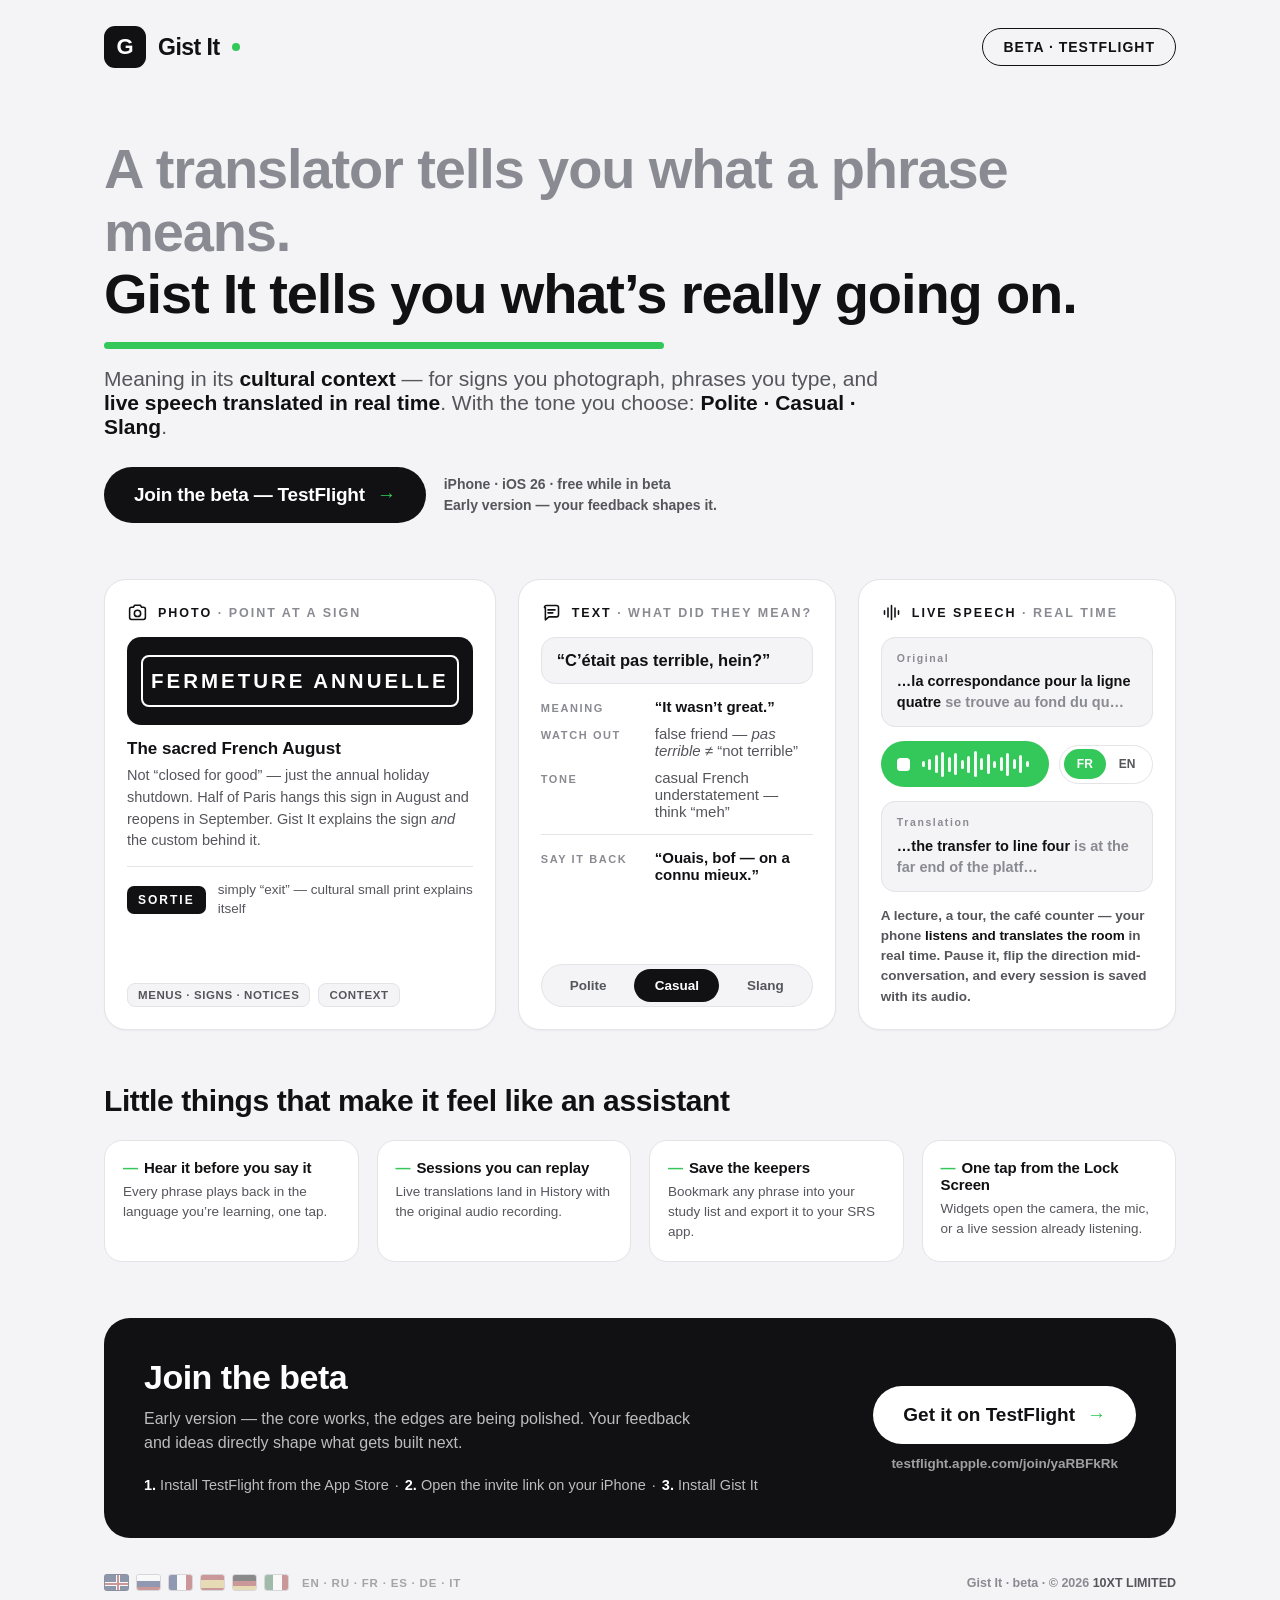
<file: docs/marketing/landing/index.html>
<!DOCTYPE html>
<html lang="en">
<head>
<meta charset="utf-8">
<meta name="viewport" content="width=device-width, initial-scale=1">

<!-- ============== Google tag (gtag.js) ============== -->
<script async src="https://www.googletagmanager.com/gtag/js?id=G-BLTB2Y3K60"></script>
<script>
  window.dataLayer = window.dataLayer || [];
  function gtag(){dataLayer.push(arguments);}
  gtag('js', new Date());
  gtag('config', 'G-BLTB2Y3K60');
</script>

<title>Gist It — a companion for actually living in another language</title>
<meta name="description" content="Gist It explains what things really mean — signs, phrases, and live speech — in their cultural context, with the tone you choose. Join the iPhone beta on TestFlight.">

<!-- ══ Social sharing preview (Open Graph + Twitter Card) ═══════════════════
     Абсолютные URL указывают на gistit.10xt.tech — если Amplify-домен будет
     другим (или временный *.amplifyapp.com), замените og:url / og:image /
     canonical на фактический адрес, иначе соцсети не подтянут превью. -->
<link rel="canonical" href="https://gistit.10xt.tech/">
<meta property="og:type" content="website">
<meta property="og:site_name" content="Gist It">
<meta property="og:title" content="Gist It — a translator that tells you what’s really going on">
<meta property="og:description" content="Signs, phrases, and live speech — explained in their cultural context, with the tone you choose: Polite · Casual · Slang. iPhone beta on TestFlight.">
<meta property="og:url" content="https://gistit.10xt.tech/">
<meta property="og:image" content="https://gistit.10xt.tech/og-image.png">
<meta property="og:image:secure_url" content="https://gistit.10xt.tech/og-image.png">
<meta property="og:image:type" content="image/png">
<meta property="og:image:width" content="1200">
<meta property="og:image:height" content="630">
<meta property="og:image:alt" content="Gist It — what’s really going on, in another language. Signs, phrases and live speech explained in cultural context, with the tone you choose. iPhone beta on TestFlight.">
<meta property="og:locale" content="en_US">
<meta name="twitter:card" content="summary_large_image">
<meta name="twitter:title" content="Gist It — a translator that tells you what’s really going on">
<meta name="twitter:description" content="Signs, phrases, and live speech — explained in their cultural context, with the tone you choose. iPhone beta on TestFlight.">
<meta name="twitter:image" content="https://gistit.10xt.tech/og-image.png">
<!-- ═════════════════════════════════════════════════════════════════════ -->

<meta name="theme-color" content="#f4f4f6">
<link rel="icon" href="data:image/svg+xml,%3Csvg xmlns='http://www.w3.org/2000/svg' viewBox='0 0 64 64'%3E%3Crect width='64' height='64' rx='16' fill='%23111114'/%3E%3Ctext x='32' y='44' font-family='-apple-system,Arial,sans-serif' font-size='34' font-weight='800' fill='%23fff' text-anchor='middle'%3EG%3C/text%3E%3Ccircle cx='52' cy='14' r='6' fill='%2334c759'/%3E%3C/svg%3E">
<style>
  /* Gist It landing · design-system: strict mono + live-green lines */
  :root {
    --ink: #111114; --ink2: #55555c; --ink3: #8a8a92;
    --hair: #e3e3e8; --bg: #f4f4f6; --card: #ffffff; --green: #34c759;
  }
  * { margin: 0; padding: 0; box-sizing: border-box; }
  html { -webkit-text-size-adjust: 100%; text-size-adjust: 100%; }
  body {
    font-family: -apple-system, BlinkMacSystemFont, "SF Pro Display", "Segoe UI", Roboto, Arial, sans-serif;
    background: var(--bg); color: var(--ink); -webkit-font-smoothing: antialiased;
  }
  a { color: inherit; text-decoration: none; }
  .wrap { max-width: 1120px; margin: 0 auto; padding: 0 24px; }

  /* header */
  header { padding: 26px 0; }
  header .wrap { display: flex; align-items: center; justify-content: space-between; }
  .brand { display: flex; align-items: center; gap: 12px; }
  .mark { width: 42px; height: 42px; border-radius: 11px; background: var(--ink); color: #fff;
          display: flex; align-items: center; justify-content: center; font-size: 22px; font-weight: 800; }
  .brand .name { font-size: 23px; font-weight: 800; letter-spacing: -0.5px; }
  .brand .dot { width: 8px; height: 8px; border-radius: 50%; background: var(--green); }
  .hbtn { border: 1.5px solid var(--ink); border-radius: 999px; padding: 10px 20px;
          font-size: 14px; font-weight: 700; letter-spacing: 1px; text-transform: uppercase; white-space: nowrap; }
  .hbtn:hover { background: var(--ink); color: #fff; }

  /* hero */
  .hero { padding: 44px 0 10px; }
  .hero h1 { font-size: clamp(30px, 4.6vw, 56px); line-height: 1.12; font-weight: 800; letter-spacing: -0.02em; }
  .hero h1 .thin { color: var(--ink3); font-weight: 700; display: block; }
  .rule { width: min(560px, 60%); height: 7px; border-radius: 4px; background: var(--green); margin-top: 16px; }
  .hero .sub { margin-top: 18px; font-size: clamp(16px, 1.8vw, 21px); color: var(--ink2); font-weight: 500; max-width: 780px; }
  .hero .sub b { color: var(--ink); font-weight: 700; }
  .hero .cta-row { display: flex; align-items: center; gap: 18px; margin-top: 28px; flex-wrap: wrap; }
  .btn {
    display: inline-flex; align-items: center; gap: 12px; background: var(--ink); color: #fff;
    border-radius: 999px; padding: 17px 30px; font-size: 19px; font-weight: 750; letter-spacing: -0.2px;
  }
  .btn .arrow { color: var(--green); font-weight: 800; }
  .btn:hover { background: #000; }
  .cta-note { font-size: 14px; color: var(--ink2); font-weight: 600; line-height: 1.5; }

  /* cards */
  .cards { display: grid; grid-template-columns: repeat(3, 1fr); gap: 22px; margin: 46px 0 0; }
  @media (max-width: 940px) { .cards { grid-template-columns: 1fr; } }
  .card { background: var(--card); border: 1px solid var(--hair); border-radius: 22px;
          padding: 22px; display: flex; flex-direction: column; gap: 14px;
          box-shadow: 0 1px 2px rgba(17,17,20,.04); }
  .cap { display: flex; align-items: center; gap: 10px; }
  .cap svg { width: 21px; height: 21px; stroke: var(--ink); flex: none; }
  .cap span { font-size: 12.5px; font-weight: 700; letter-spacing: 2px; color: var(--ink3); text-transform: uppercase; }
  .cap b { color: var(--ink); }
  .hairline { height: 1px; background: var(--hair); }
  .sign { background: var(--ink); border-radius: 14px; padding: 18px 14px; text-align: center; }
  .sign .inner { border: 2px solid #fff; border-radius: 8px; padding: 12px 8px; color: #fff;
                 font-size: clamp(15px, 1.6vw, 22px); font-weight: 800; letter-spacing: 3px; white-space: nowrap; }
  .explain b.title { font-size: 17px; font-weight: 700; display: block; }
  .explain p { font-size: 14.5px; line-height: 1.5; color: var(--ink2); margin-top: 6px; }
  .mini { display: flex; gap: 12px; align-items: center; }
  .mini .chip { background: var(--ink); color: #fff; border-radius: 7px; padding: 7px 11px;
                font-weight: 800; letter-spacing: 2px; font-size: 12px; white-space: nowrap; }
  .mini p { font-size: 13.5px; color: var(--ink2); line-height: 1.4; }
  .tagrow { display: flex; gap: 8px; margin-top: auto; flex-wrap: wrap; }
  .tag { border: 1px solid var(--hair); background: var(--bg); border-radius: 8px; padding: 5px 10px;
         font-size: 11.5px; font-weight: 700; letter-spacing: .6px; color: var(--ink2); text-transform: uppercase; }
  .bubble { background: var(--bg); border: 1px solid var(--hair); border-radius: 14px; padding: 13px 15px;
            font-size: 16.5px; font-weight: 650; }
  .kv { display: flex; flex-direction: column; gap: 10px; }
  .kv .row { display: flex; gap: 10px; align-items: baseline; }
  .kv .k { font-size: 11px; font-weight: 800; letter-spacing: 1.6px; color: var(--ink3); min-width: 104px; text-transform: uppercase; flex: none; }
  .kv .v { font-size: 15px; font-weight: 600; }
  .kv .v.muted { color: var(--ink2); font-weight: 500; }
  .tones { display: flex; background: var(--bg); border: 1px solid var(--hair); border-radius: 999px; padding: 4px; gap: 4px; margin-top: auto; }
  .tone { flex: 1; text-align: center; border-radius: 999px; padding: 9px 0; font-size: 13.5px; font-weight: 700; color: var(--ink2); }
  .tone.on { background: var(--ink); color: #fff; }
  .pane { background: var(--bg); border: 1px solid var(--hair); border-radius: 14px; padding: 13px 15px;
          font-size: 14.5px; line-height: 1.45; font-weight: 550; min-height: 74px; }
  .pane .pend { color: var(--ink3); }
  .pane .lbl { font-size: 10.5px; font-weight: 800; letter-spacing: 1.6px; color: var(--ink3); display: block; margin-bottom: 5px; }
  .liverow { display: flex; gap: 10px; align-items: center; }
  .listenpill { flex: 1; height: 46px; border-radius: 999px; background: var(--green);
                display: flex; align-items: center; padding: 0 16px; gap: 12px; min-width: 0; }
  .stopq { width: 13px; height: 13px; border-radius: 3.5px; background: #fff; flex: none; }
  .bars { flex: 1; display: flex; align-items: center; gap: 3.5px; overflow: hidden; }
  .bars i { width: 3px; border-radius: 2px; background: rgba(255,255,255,.95); display: block; flex: none; }
  .lang { display: flex; background: var(--card); border: 1px solid var(--hair); border-radius: 999px; padding: 3.5px; flex: none; }
  .lang span { font-size: 12px; font-weight: 800; padding: 8px 13px; border-radius: 999px; color: var(--ink2); }
  .lang span.on { background: var(--green); color: #fff; }
  .live-note { font-size: 13.5px; color: var(--ink2); font-weight: 550; margin-top: auto; line-height: 1.5; }
  .live-note b { color: var(--ink); }

  /* little things */
  .things { margin-top: 54px; }
  .things h2 { font-size: clamp(22px, 2.6vw, 30px); font-weight: 800; letter-spacing: -0.4px; }
  .things .grid { display: grid; grid-template-columns: repeat(4, 1fr); gap: 18px; margin-top: 22px; }
  @media (max-width: 940px) { .things .grid { grid-template-columns: repeat(2, 1fr); } }
  @media (max-width: 560px) { .things .grid { grid-template-columns: 1fr; } }
  .thing { background: var(--card); border: 1px solid var(--hair); border-radius: 18px; padding: 18px; }
  .thing b { font-size: 15px; display: block; letter-spacing: -0.1px; }
  .thing p { font-size: 13.5px; color: var(--ink2); line-height: 1.5; margin-top: 6px; }
  .thing .tick { color: var(--green); font-weight: 800; margin-right: 6px; }

  /* beta CTA */
  .beta { margin-top: 56px; background: var(--ink); border-radius: 26px; color: #fff; padding: 40px; }
  .beta .inner { display: flex; align-items: center; justify-content: space-between; gap: 28px; flex-wrap: wrap; }
  .beta h2 { font-size: clamp(24px, 3vw, 34px); font-weight: 800; letter-spacing: -0.5px; }
  .beta p { color: rgba(255,255,255,.72); font-size: 16px; margin-top: 10px; max-width: 560px; line-height: 1.55; }
  .beta .steps { margin-top: 16px; color: rgba(255,255,255,.72); font-size: 14.5px; line-height: 1.8; }
  .beta .steps b { color: #fff; }
  .btn-inverse { display: inline-flex; align-items: center; gap: 12px; background: #fff; color: var(--ink);
                 border-radius: 999px; padding: 18px 30px; font-size: 19px; font-weight: 750; white-space: nowrap; }
  .btn-inverse .arrow { color: var(--green); font-weight: 800; }
  .beta .url { display: block; margin-top: 12px; color: rgba(255,255,255,.6); font-size: 13.5px; font-weight: 600; text-align: center; }

  /* footer */
  footer { padding: 36px 0 44px; }
  footer .wrap { display: flex; align-items: center; justify-content: space-between; gap: 16px; flex-wrap: wrap; }
  .flags { display: flex; align-items: center; gap: 7px; opacity: .5; }
  .flag { width: 25px; height: 17px; border-radius: 3px; overflow: hidden; position: relative;
          border: .5px solid rgba(17,17,20,.25); filter: saturate(.65); flex: none; }
  .flag i { position: absolute; display: block; }
  .flags .cap6 { font-size: 11.5px; color: var(--ink2); font-weight: 650; letter-spacing: .8px; margin-left: 6px; }
  .fineprint { font-size: 12.5px; color: var(--ink3); font-weight: 550; }
  .fineprint a { color: var(--ink2); font-weight: 650; }
  .fineprint a:hover { text-decoration: underline; color: var(--ink); }
  .beta .steps .sep { padding: 0 6px; }

  /* mobile (phones) */
  @media (max-width: 560px) {
    .wrap { padding: 0 18px; }
    header { padding: 18px 0; }
    .hbtn { padding: 9px 14px; font-size: 12px; letter-spacing: .8px; }
    .brand .name { font-size: 20px; }
    .mark { width: 36px; height: 36px; border-radius: 10px; font-size: 19px; }

    .hero { padding: 28px 0 6px; }
    .rule { width: 72%; height: 6px; }
    .cta-row { flex-direction: column; align-items: stretch; gap: 12px; margin-top: 22px; }
    .btn, .btn-inverse { width: 100%; justify-content: center; font-size: 17px; padding: 16px 22px; }
    .cta-note { text-align: center; }

    .cards { gap: 16px; margin-top: 34px; }
    .card { padding: 18px; border-radius: 18px; }
    .sign .inner { font-size: clamp(13px, 4.4vw, 18px); letter-spacing: 2px; }
    .kv .k { min-width: 92px; }

    .things { margin-top: 40px; }

    .beta { margin-top: 40px; padding: 26px 20px; border-radius: 20px; }
    .beta .inner { flex-direction: column; align-items: stretch; gap: 22px; }
    .beta .steps .step { display: block; }
    .beta .steps .sep { display: none; }

    footer { padding: 28px 0 40px; }
    footer .wrap { flex-direction: column; align-items: flex-start; gap: 14px; }
    .flags { flex-wrap: wrap; }
    .flags .cap6 { width: 100%; margin: 4px 0 0; }
  }
</style>
</head>
<body>

<header>
  <div class="wrap">
    <div class="brand"><div class="mark">G</div><div class="name">Gist It</div><div class="dot"></div></div>
    <a class="hbtn" href="https://testflight.apple.com/join/yaRBFkRk">Beta · TestFlight</a>
  </div>
</header>

<section class="hero">
  <div class="wrap">
    <h1><span class="thin">A translator tells you what a phrase means.</span>
      Gist It tells you what’s really going on.</h1>
    <div class="rule"></div>
    <p class="sub">Meaning in its <b>cultural context</b> — for signs you photograph, phrases you type,
      and <b>live speech translated in real time</b>. With the tone you choose: <b>Polite · Casual · Slang</b>.</p>
    <div class="cta-row">
      <a class="btn" href="https://testflight.apple.com/join/yaRBFkRk">Join the beta — TestFlight <span class="arrow">→</span></a>
      <div class="cta-note">iPhone · iOS 26 · free while in beta<br>Early version — your feedback shapes it.</div>
    </div>
  </div>
</section>

<section class="wrap">
  <div class="cards">

    <div class="card">
      <div class="cap">
        <svg viewBox="0 0 24 24" fill="none" stroke-width="1.8" stroke-linecap="round" stroke-linejoin="round"><path d="M3 8.2C3 7 4 6 5.2 6h2l1.6-2.2h6.4L16.8 6h2C20 6 21 7 21 8.2v9.6c0 1.2-1 2.2-2.2 2.2H5.2C4 20 3 19 3 17.8z"/><circle cx="12" cy="13" r="3.6"/></svg>
        <span><b>Photo</b> · point at a sign</span>
      </div>
      <div class="sign"><div class="inner">FERMETURE&nbsp;ANNUELLE</div></div>
      <div class="explain">
        <b class="title">The sacred French August</b>
        <p>Not “closed for good” — just the annual holiday shutdown. Half of Paris hangs this sign in August and reopens in September. Gist It explains the sign <i>and</i> the custom behind it.</p>
      </div>
      <div class="hairline"></div>
      <div class="mini"><span class="chip">SORTIE</span><p>simply “exit” — cultural small print explains itself</p></div>
      <div class="tagrow"><span class="tag">menus · signs · notices</span><span class="tag">context</span></div>
    </div>

    <div class="card">
      <div class="cap">
        <svg viewBox="0 0 24 24" fill="none" stroke-width="1.8" stroke-linecap="round" stroke-linejoin="round"><path d="M4 6.4C4 5 5 4 6.4 4h11.2C19 4 20 5 20 6.4v8.2c0 1.4-1 2.4-2.4 2.4H9l-4 3.4V6.4z"/><path d="M8 9h8M8 12.4h5.5"/></svg>
        <span><b>Text</b> · what did they mean?</span>
      </div>
      <div class="bubble">“C’était pas terrible, hein?”</div>
      <div class="kv">
        <div class="row"><span class="k">Meaning</span><span class="v">“It wasn’t great.”</span></div>
        <div class="row"><span class="k">Watch out</span><span class="v muted">false friend — <i>pas terrible</i> ≠ “not terrible”</span></div>
        <div class="row"><span class="k">Tone</span><span class="v muted">casual French understatement — think “meh”</span></div>
      </div>
      <div class="hairline"></div>
      <div class="kv">
        <div class="row"><span class="k">Say it back</span><span class="v">“Ouais, bof — on a connu mieux.”</span></div>
      </div>
      <div class="tones"><span class="tone">Polite</span><span class="tone on">Casual</span><span class="tone">Slang</span></div>
    </div>

    <div class="card">
      <div class="cap">
        <svg viewBox="0 0 24 24" fill="none" stroke-width="1.8" stroke-linecap="round" stroke-linejoin="round"><path d="M4 10v4M8 7v10M12 4v16M16 7v10M20 10v4"/></svg>
        <span><b>Live speech</b> · real time</span>
      </div>
      <div class="pane"><span class="lbl">Original</span>…la correspondance pour la ligne quatre <span class="pend">se trouve au fond du qu…</span></div>
      <div class="liverow">
        <div class="listenpill">
          <div class="stopq"></div>
          <div class="bars">
            <i style="height:6px"></i><i style="height:11px"></i><i style="height:18px"></i><i style="height:25px"></i><i style="height:15px"></i><i style="height:22px"></i><i style="height:9px"></i><i style="height:17px"></i><i style="height:26px"></i><i style="height:12px"></i><i style="height:20px"></i><i style="height:7px"></i><i style="height:14px"></i><i style="height:23px"></i><i style="height:10px"></i><i style="height:18px"></i><i style="height:6px"></i>
          </div>
        </div>
        <div class="lang"><span class="on">FR</span><span>EN</span></div>
      </div>
      <div class="pane"><span class="lbl">Translation</span>…the transfer to line four <span class="pend">is at the far end of the platf…</span></div>
      <div class="live-note">A lecture, a tour, the café counter — your phone <b>listens and translates the room</b> in real time. Pause it, flip the direction mid-conversation, and every session is saved with its audio.</div>
    </div>

  </div>
</section>

<section class="things">
  <div class="wrap">
    <h2>Little things that make it feel like an assistant</h2>
    <div class="grid">
      <div class="thing"><b><span class="tick">—</span>Hear it before you say it</b><p>Every phrase plays back in the language you’re learning, one tap.</p></div>
      <div class="thing"><b><span class="tick">—</span>Sessions you can replay</b><p>Live translations land in History with the original audio recording.</p></div>
      <div class="thing"><b><span class="tick">—</span>Save the keepers</b><p>Bookmark any phrase into your study list and export it to your SRS app.</p></div>
      <div class="thing"><b><span class="tick">—</span>One tap from the Lock Screen</b><p>Widgets open the camera, the mic, or a live session already listening.</p></div>
    </div>
  </div>
</section>

<section class="wrap">
  <div class="beta">
    <div class="inner">
      <div>
        <h2>Join the beta</h2>
        <p>Early version — the core works, the edges are being polished. Your feedback and ideas directly shape what gets built next.</p>
        <div class="steps">
          <span class="step"><b>1.</b> Install TestFlight from the App Store</span><span class="sep">·</span><span class="step"><b>2.</b> Open the invite link on your iPhone</span><span class="sep">·</span><span class="step"><b>3.</b> Install Gist It</span>
        </div>
      </div>
      <div>
        <a class="btn-inverse" href="https://testflight.apple.com/join/yaRBFkRk">Get it on TestFlight <span class="arrow">→</span></a>
        <span class="url">testflight.apple.com/join/yaRBFkRk</span>
      </div>
    </div>
  </div>
</section>

<footer>
  <div class="wrap">
    <div class="flags">
      <div class="flag" style="background:#1f3d7a">
        <i style="left:0;top:6.5px;width:25px;height:4px;background:#fff"></i>
        <i style="left:10.5px;top:0;width:4px;height:17px;background:#fff"></i>
        <i style="left:0;top:7.5px;width:25px;height:2px;background:#c33"></i>
        <i style="left:11.5px;top:0;width:2px;height:17px;background:#c33"></i>
      </div>
      <div class="flag"><i style="left:0;top:0;width:25px;height:6px;background:#fff"></i><i style="left:0;top:6px;width:25px;height:5.5px;background:#27408b"></i><i style="left:0;top:11.5px;width:25px;height:5.5px;background:#c33"></i></div>
      <div class="flag"><i style="left:0;top:0;width:8.3px;height:17px;background:#27408b"></i><i style="left:8.3px;top:0;width:8.3px;height:17px;background:#fff"></i><i style="left:16.6px;top:0;width:8.4px;height:17px;background:#c33"></i></div>
      <div class="flag"><i style="left:0;top:0;width:25px;height:4.5px;background:#c33"></i><i style="left:0;top:4.5px;width:25px;height:8px;background:#e6c34c"></i><i style="left:0;top:12.5px;width:25px;height:4.5px;background:#c33"></i></div>
      <div class="flag"><i style="left:0;top:0;width:25px;height:5.5px;background:#222"></i><i style="left:0;top:5.5px;width:25px;height:5.5px;background:#c33"></i><i style="left:0;top:11px;width:25px;height:6px;background:#e6c34c"></i></div>
      <div class="flag"><i style="left:0;top:0;width:8.3px;height:17px;background:#3d8b57"></i><i style="left:8.3px;top:0;width:8.3px;height:17px;background:#fff"></i><i style="left:16.6px;top:0;width:8.4px;height:17px;background:#c33"></i></div>
      <span class="cap6">EN · RU · FR · ES · DE · IT</span>
    </div>
    <div class="fineprint">Gist It · beta · © 2026 <a href="https://10xt.tech">10XT LIMITED</a></div>
  </div>
</footer>

</body>
</html>
</file>
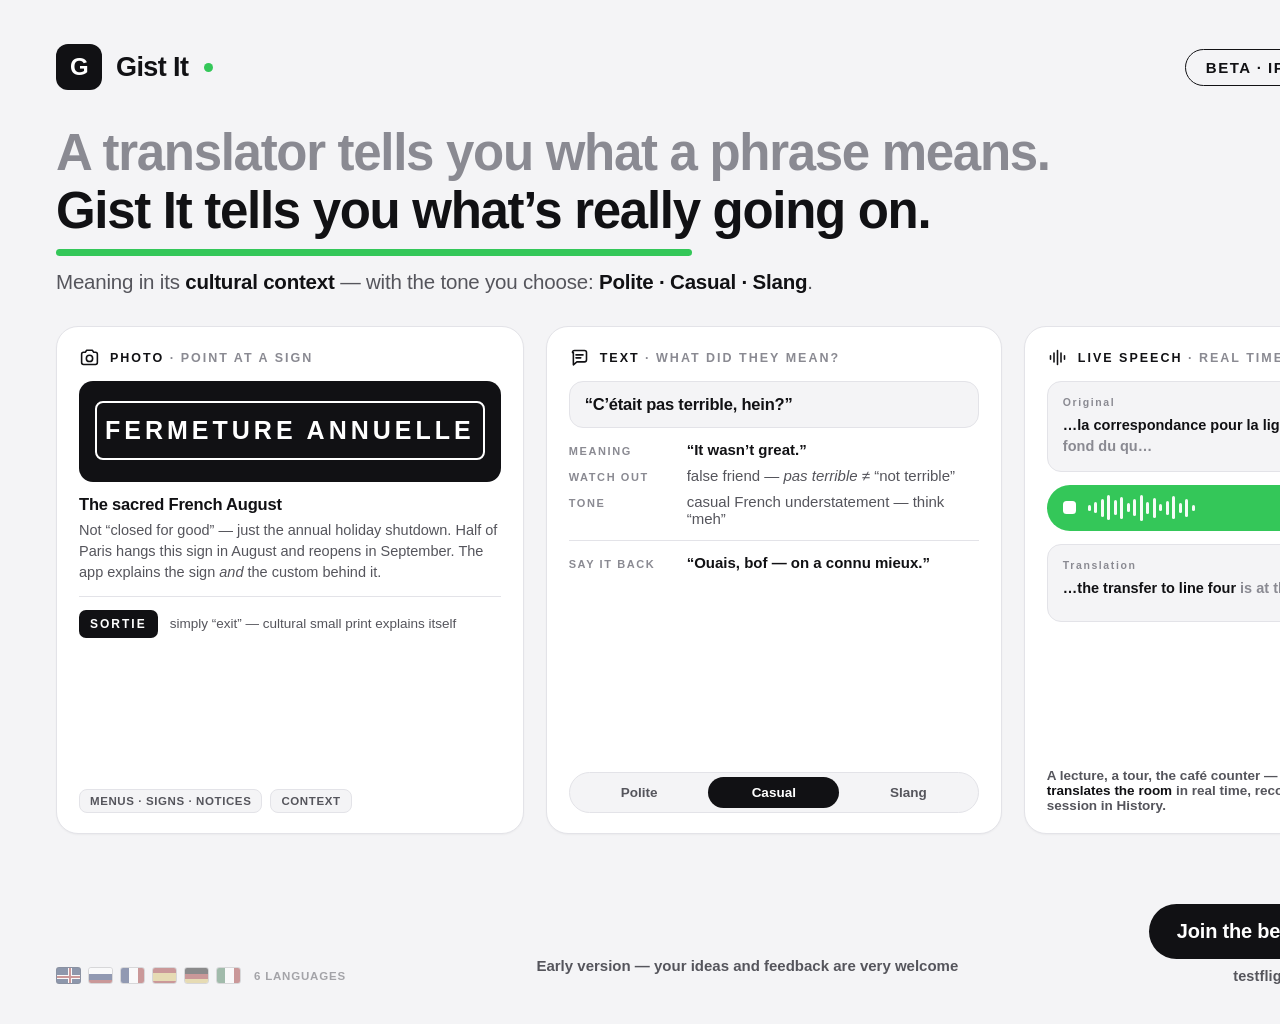
<file: docs/marketing/gistit-beta-social-en-fr.html>
<!DOCTYPE html>
<html lang="en">
<head>
<meta charset="utf-8">
<style>
  /* Gist It — beta social ad · 1536×1024 · design-system: strict mono + live-green lines */
  :root {
    --ink: #111114;
    --ink2: #55555c;
    --ink3: #8a8a92;
    --hair: #e3e3e8;
    --bg: #f4f4f6;
    --card: #ffffff;
    --green: #34c759;
  }
  * { margin: 0; padding: 0; box-sizing: border-box; }
  html, body { width: 1536px; height: 1024px; }
  body {
    font-family: -apple-system, "SF Pro Display", "SF Pro Text", "Helvetica Neue", Arial, sans-serif;
    background: var(--bg); color: var(--ink);
    width: 1536px; height: 1024px; overflow: hidden; position: relative;
  }
  .canvas { position: absolute; inset: 0; padding: 44px 56px 40px; display: flex; flex-direction: column; }

  /* ── header ─────────────────────────────────────────── */
  .top { display: flex; align-items: center; justify-content: space-between; }
  .brand { display: flex; align-items: center; gap: 14px; }
  .mark {
    width: 46px; height: 46px; border-radius: 12px; background: var(--ink);
    color: #fff; display: flex; align-items: center; justify-content: center;
    font-size: 24px; font-weight: 800; letter-spacing: -0.5px;
  }
  .brand .name { font-size: 27px; font-weight: 800; letter-spacing: -0.6px; }
  .brand .dot { width: 9px; height: 9px; border-radius: 50%; background: var(--green); margin-left: 2px; }
  .beta-pill {
    border: 1.5px solid var(--ink); border-radius: 999px; padding: 9px 20px;
    font-size: 15px; font-weight: 700; letter-spacing: 1.5px; text-transform: uppercase;
  }

  /* ── headline ───────────────────────────────────────── */
  .headline { margin-top: 34px; }
  .headline h1 { font-size: 51px; line-height: 1.13; font-weight: 800; letter-spacing: -1.3px; }
  .headline h1 .thin { color: var(--ink3); font-weight: 700; }
  .rule { width: 636px; height: 7px; border-radius: 4px; background: var(--green); margin-top: 10px; }
  .sub { margin-top: 14px; font-size: 20.5px; color: var(--ink2); font-weight: 500; letter-spacing: -0.2px; }
  .sub b { color: var(--ink); font-weight: 700; }

  /* ── modality cards ─────────────────────────────────── */
  .cards { display: flex; gap: 22px; margin-top: 32px; }
  .card {
    flex: 1; height: 508px; background: var(--card); border: 1px solid var(--hair); border-radius: 22px;
    padding: 20px 22px; display: flex; flex-direction: column; gap: 13px;
    box-shadow: 0 1px 2px rgba(17,17,20,.04);
  }
  .card .cap { display: flex; align-items: center; gap: 10px; }
  .card .cap svg { width: 21px; height: 21px; stroke: var(--ink); }
  .card .cap span { font-size: 12.5px; font-weight: 700; letter-spacing: 2px; color: var(--ink3); text-transform: uppercase; }
  .card .cap b { color: var(--ink); }
  .hairline { height: 1px; background: var(--hair); }

  /* card 1 — sign */
  .sign {
    background: var(--ink); border-radius: 14px; padding: 20px 16px 22px; text-align: center;
  }
  .sign .inner {
    border: 2px solid #fff; border-radius: 8px; padding: 13px 8px;
    color: #fff; font-size: 25px; font-weight: 800; letter-spacing: 4px;
  }
  .explain b.title { font-size: 16.5px; font-weight: 700; display: block; letter-spacing: -0.2px; }
  .explain p { font-size: 14.5px; line-height: 1.45; color: var(--ink2); margin-top: 6px; }
  .mini { display: flex; gap: 12px; align-items: center; }
  .mini .chip { background: var(--ink); color: #fff; border-radius: 7px; padding: 7px 11px; font-weight: 800; letter-spacing: 2px; font-size: 12px; white-space: nowrap; }
  .mini p { font-size: 13.5px; color: var(--ink2); line-height: 1.35; }
  .tagrow { display: flex; gap: 8px; margin-top: auto; }
  .tag {
    border: 1px solid var(--hair); background: var(--bg); border-radius: 8px; padding: 5px 10px;
    font-size: 11.5px; font-weight: 700; letter-spacing: .6px; color: var(--ink2); text-transform: uppercase;
  }

  /* card 2 — text */
  .bubble {
    background: var(--bg); border: 1px solid var(--hair); border-radius: 14px; padding: 13px 15px;
    font-size: 16.5px; font-weight: 650; letter-spacing: -0.2px;
  }
  .kv { display: flex; flex-direction: column; gap: 9px; }
  .kv .row { display: flex; gap: 10px; align-items: baseline; }
  .kv .k { font-size: 11px; font-weight: 800; letter-spacing: 1.6px; color: var(--ink3); min-width: 108px; text-transform: uppercase; }
  .kv .v { font-size: 15px; font-weight: 600; }
  .kv .v.muted { color: var(--ink2); font-weight: 500; }
  .tones { display: flex; background: var(--bg); border: 1px solid var(--hair); border-radius: 999px; padding: 4px; gap: 4px; margin-top: auto; }
  .tone { flex: 1; text-align: center; border-radius: 999px; padding: 8px 0; font-size: 13.5px; font-weight: 700; color: var(--ink2); }
  .tone.on { background: var(--ink); color: #fff; }

  /* card 3 — live */
  .pane {
    background: var(--bg); border: 1px solid var(--hair); border-radius: 14px; padding: 13px 15px;
    font-size: 14.5px; line-height: 1.45; font-weight: 550; min-height: 78px;
  }
  .pane .pend { color: var(--ink3); }
  .pane .lbl { font-size: 10.5px; font-weight: 800; letter-spacing: 1.6px; color: var(--ink3); display: block; margin-bottom: 5px; }
  .liverow { display: flex; gap: 10px; align-items: center; }
  .listenpill {
    flex: 1; height: 46px; border-radius: 999px; background: var(--green);
    display: flex; align-items: center; padding: 0 16px; gap: 12px;
  }
  .stopq { width: 13px; height: 13px; border-radius: 3.5px; background: #fff; }
  .bars { flex: 1; display: flex; align-items: center; gap: 3.5px; }
  .bars i { width: 3px; border-radius: 2px; background: rgba(255,255,255,.95); display: block; }
  .lang { display: flex; background: var(--card); border: 1px solid var(--hair); border-radius: 999px; padding: 3.5px; }
  .lang span { font-size: 12px; font-weight: 800; padding: 8px 13px; border-radius: 999px; color: var(--ink2); }
  .lang span.on { background: var(--green); color: #fff; }
  .live-note { font-size: 13.5px; color: var(--ink2); font-weight: 550; margin-top: auto; }
  .live-note b { color: var(--ink); }

  /* ── footer ─────────────────────────────────────────── */
  .footer { display: flex; align-items: flex-end; justify-content: space-between; margin-top: auto; }
  .flags { display: flex; align-items: center; gap: 7px; opacity: .5; }
  .flag { width: 25px; height: 17px; border-radius: 3px; overflow: hidden; position: relative; border: .5px solid rgba(17,17,20,.25); filter: saturate(.65); }
  .flag i { position: absolute; display: block; }
  .flags .cap6 { font-size: 11.5px; color: var(--ink2); font-weight: 650; letter-spacing: .8px; margin-left: 6px; }
  .feedback { font-size: 15px; color: var(--ink2); font-weight: 550; text-align: center; padding-bottom: 10px; }
  .cta { text-align: right; }
  .cta .btn {
    display: inline-flex; align-items: center; gap: 12px; background: var(--ink); color: #fff;
    border-radius: 999px; padding: 16px 28px; font-size: 20px; font-weight: 750; letter-spacing: -0.2px;
  }
  .cta .btn .arrow { color: var(--green); font-weight: 800; }
  .cta .url { margin-top: 9px; font-size: 14.5px; color: var(--ink2); font-weight: 600; letter-spacing: .1px; }
</style>
</head>
<body>
<div class="canvas">

  <div class="top">
    <div class="brand">
      <div class="mark">G</div>
      <div class="name">Gist It</div>
      <div class="dot"></div>
    </div>
    <div class="beta-pill">Beta · iPhone · TestFlight</div>
  </div>

  <div class="headline">
    <h1><span class="thin">A translator tells you what a phrase means.</span><br>
      Gist It tells you what’s really going on.</h1>
    <div class="rule"></div>
    <div class="sub">Meaning in its <b>cultural context</b> — with the tone you choose: <b>Polite · Casual · Slang</b>.</div>
  </div>

  <div class="cards">

    <!-- PHOTO -->
    <div class="card">
      <div class="cap">
        <svg viewBox="0 0 24 24" fill="none" stroke-width="1.8" stroke-linecap="round" stroke-linejoin="round"><path d="M3 8.2C3 7 4 6 5.2 6h2l1.6-2.2h6.4L16.8 6h2C20 6 21 7 21 8.2v9.6c0 1.2-1 2.2-2.2 2.2H5.2C4 20 3 19 3 17.8z"/><circle cx="12" cy="13" r="3.6"/></svg>
        <span><b>Photo</b> · point at a sign</span>
      </div>
      <div class="sign"><div class="inner">FERMETURE&nbsp;ANNUELLE</div></div>
      <div class="explain">
        <b class="title">The sacred French August</b>
        <p>Not “closed for good” — just the annual holiday shutdown. Half of Paris hangs this sign in August and reopens in September. The app explains the sign <i>and</i> the custom behind it.</p>
      </div>
      <div class="hairline"></div>
      <div class="mini"><span class="chip">SORTIE</span><p>simply “exit” — cultural small print explains itself</p></div>
      <div class="tagrow"><span class="tag">menus · signs · notices</span><span class="tag">context</span></div>
    </div>

    <!-- TEXT -->
    <div class="card">
      <div class="cap">
        <svg viewBox="0 0 24 24" fill="none" stroke-width="1.8" stroke-linecap="round" stroke-linejoin="round"><path d="M4 6.4C4 5 5 4 6.4 4h11.2C19 4 20 5 20 6.4v8.2c0 1.4-1 2.4-2.4 2.4H9l-4 3.4V6.4z"/><path d="M8 9h8M8 12.4h5.5"/></svg>
        <span><b>Text</b> · what did they mean?</span>
      </div>
      <div class="bubble">“C’était pas terrible, hein?”</div>
      <div class="kv">
        <div class="row"><span class="k">Meaning</span><span class="v">“It wasn’t great.”</span></div>
        <div class="row"><span class="k">Watch out</span><span class="v muted">false friend — <i>pas terrible</i> ≠ “not terrible”</span></div>
        <div class="row"><span class="k">Tone</span><span class="v muted">casual French understatement — think “meh”</span></div>
      </div>
      <div class="hairline"></div>
      <div class="kv">
        <div class="row"><span class="k">Say it back</span><span class="v">“Ouais, bof — on a connu mieux.”</span></div>
      </div>
      <div class="tones"><span class="tone">Polite</span><span class="tone on">Casual</span><span class="tone">Slang</span></div>
    </div>

    <!-- LIVE -->
    <div class="card">
      <div class="cap">
        <svg viewBox="0 0 24 24" fill="none" stroke-width="1.8" stroke-linecap="round" stroke-linejoin="round"><path d="M4 10v4M8 7v10M12 4v16M16 7v10M20 10v4"/></svg>
        <span><b>Live speech</b> · real time</span>
      </div>
      <div class="pane"><span class="lbl">Original</span>…la correspondance pour la ligne quatre <span class="pend">se trouve au fond du qu…</span></div>
      <div class="liverow">
        <div class="listenpill">
          <div class="stopq"></div>
          <div class="bars">
            <i style="height:6px"></i><i style="height:11px"></i><i style="height:18px"></i><i style="height:25px"></i><i style="height:15px"></i><i style="height:22px"></i><i style="height:9px"></i><i style="height:17px"></i><i style="height:26px"></i><i style="height:12px"></i><i style="height:20px"></i><i style="height:7px"></i><i style="height:14px"></i><i style="height:23px"></i><i style="height:10px"></i><i style="height:18px"></i><i style="height:6px"></i>
          </div>
        </div>
        <div class="lang"><span class="on">FR</span><span>EN</span></div>
      </div>
      <div class="pane"><span class="lbl">Translation</span>…the transfer to line four <span class="pend">is at the far end of the platf…</span></div>
      <div class="live-note">A lecture, a tour, the café counter — your phone <b>listens and translates the room</b> in real time, records it, and keeps the session in History.</div>
    </div>

  </div>

  <div class="footer">
    <div class="flags">
      <!-- EN -->
      <div class="flag" style="background:#1f3d7a">
        <i style="left:0;top:6.5px;width:25px;height:4px;background:#fff"></i>
        <i style="left:10.5px;top:0;width:4px;height:17px;background:#fff"></i>
        <i style="left:0;top:7.5px;width:25px;height:2px;background:#c33"></i>
        <i style="left:11.5px;top:0;width:2px;height:17px;background:#c33"></i>
      </div>
      <!-- RU -->
      <div class="flag"><i style="left:0;top:0;width:25px;height:6px;background:#fff"></i><i style="left:0;top:6px;width:25px;height:5.5px;background:#27408b"></i><i style="left:0;top:11.5px;width:25px;height:5.5px;background:#c33"></i></div>
      <!-- FR -->
      <div class="flag"><i style="left:0;top:0;width:8.3px;height:17px;background:#27408b"></i><i style="left:8.3px;top:0;width:8.3px;height:17px;background:#fff"></i><i style="left:16.6px;top:0;width:8.4px;height:17px;background:#c33"></i></div>
      <!-- ES -->
      <div class="flag"><i style="left:0;top:0;width:25px;height:4.5px;background:#c33"></i><i style="left:0;top:4.5px;width:25px;height:8px;background:#e6c34c"></i><i style="left:0;top:12.5px;width:25px;height:4.5px;background:#c33"></i></div>
      <!-- DE -->
      <div class="flag"><i style="left:0;top:0;width:25px;height:5.5px;background:#222"></i><i style="left:0;top:5.5px;width:25px;height:5.5px;background:#c33"></i><i style="left:0;top:11px;width:25px;height:6px;background:#e6c34c"></i></div>
      <!-- IT -->
      <div class="flag"><i style="left:0;top:0;width:8.3px;height:17px;background:#3d8b57"></i><i style="left:8.3px;top:0;width:8.3px;height:17px;background:#fff"></i><i style="left:16.6px;top:0;width:8.4px;height:17px;background:#c33"></i></div>
      <span class="cap6">6 LANGUAGES</span>
    </div>
    <div class="feedback">Early version — your ideas and feedback are very welcome</div>
    <div class="cta">
      <div class="btn">Join the beta — TestFlight <span class="arrow">→</span></div>
      <div class="url">testflight.apple.com/join/yaRBFkRk</div>
    </div>
  </div>

</div>
</body>
</html>
</file>
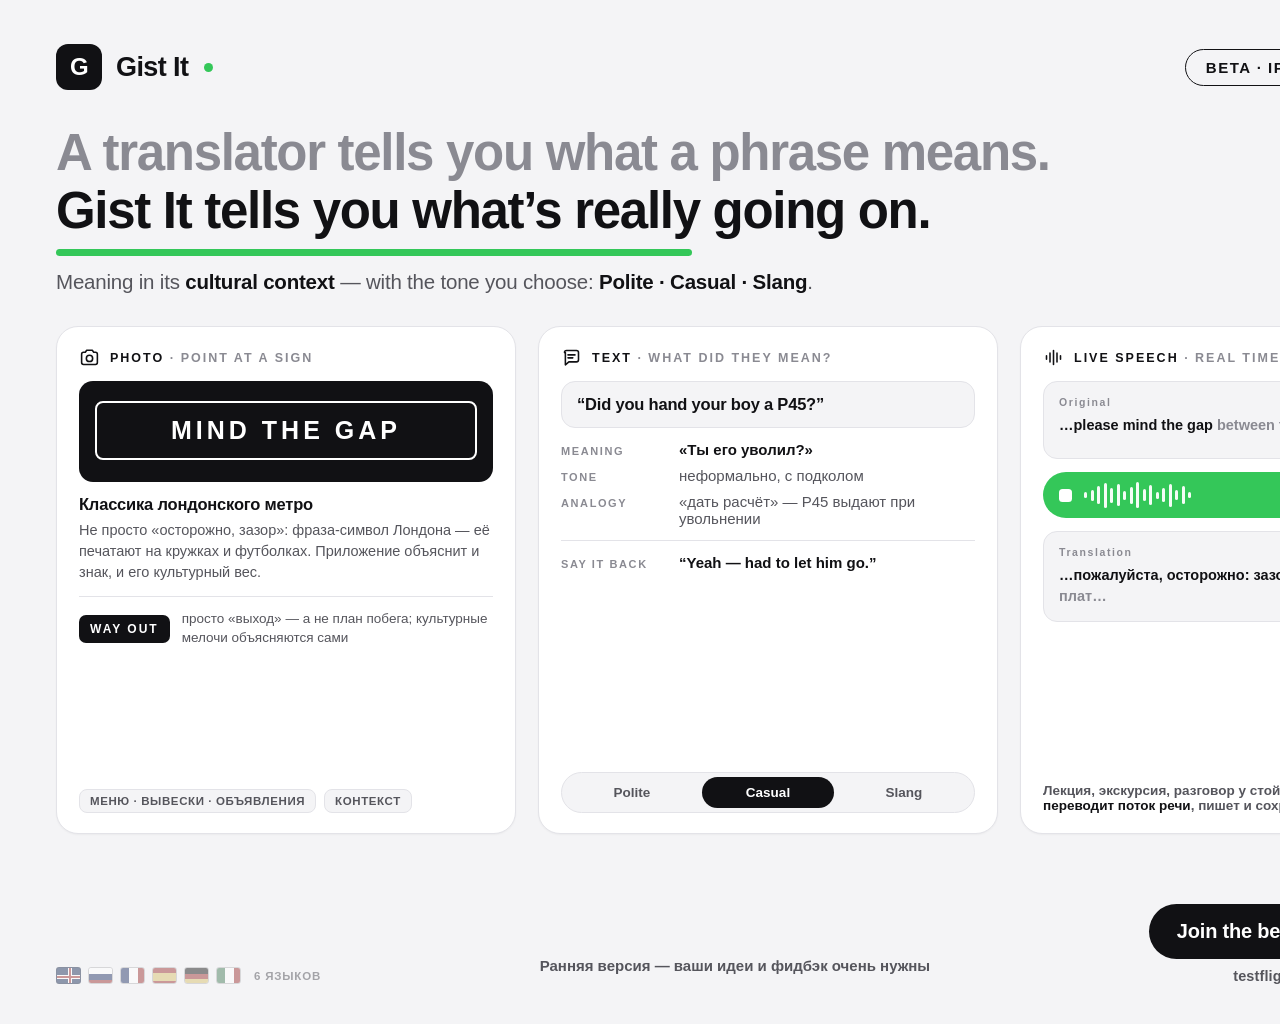
<file: docs/marketing/gistit-beta-social.html>
<!DOCTYPE html>
<html lang="en">
<head>
<meta charset="utf-8">
<style>
  /* Gist It — beta social ad · 1536×1024 · design-system: strict mono + live-green lines */
  :root {
    --ink: #111114;
    --ink2: #55555c;
    --ink3: #8a8a92;
    --hair: #e3e3e8;
    --bg: #f4f4f6;
    --card: #ffffff;
    --green: #34c759;
  }
  * { margin: 0; padding: 0; box-sizing: border-box; }
  html, body { width: 1536px; height: 1024px; }
  body {
    font-family: -apple-system, "SF Pro Display", "SF Pro Text", "Helvetica Neue", Arial, sans-serif;
    background: var(--bg); color: var(--ink);
    width: 1536px; height: 1024px; overflow: hidden; position: relative;
  }
  .canvas { position: absolute; inset: 0; padding: 44px 56px 40px; display: flex; flex-direction: column; }

  /* ── header ─────────────────────────────────────────── */
  .top { display: flex; align-items: center; justify-content: space-between; }
  .brand { display: flex; align-items: center; gap: 14px; }
  .mark {
    width: 46px; height: 46px; border-radius: 12px; background: var(--ink);
    color: #fff; display: flex; align-items: center; justify-content: center;
    font-size: 24px; font-weight: 800; letter-spacing: -0.5px;
  }
  .brand .name { font-size: 27px; font-weight: 800; letter-spacing: -0.6px; }
  .brand .dot { width: 9px; height: 9px; border-radius: 50%; background: var(--green); margin-left: 2px; }
  .beta-pill {
    border: 1.5px solid var(--ink); border-radius: 999px; padding: 9px 20px;
    font-size: 15px; font-weight: 700; letter-spacing: 1.5px; text-transform: uppercase;
  }

  /* ── headline ───────────────────────────────────────── */
  .headline { margin-top: 34px; }
  .headline h1 { font-size: 51px; line-height: 1.13; font-weight: 800; letter-spacing: -1.3px; }
  .headline h1 .thin { color: var(--ink3); font-weight: 700; }
  .rule { width: 636px; height: 7px; border-radius: 4px; background: var(--green); margin-top: 10px; }
  .sub { margin-top: 14px; font-size: 20.5px; color: var(--ink2); font-weight: 500; letter-spacing: -0.2px; }
  .sub b { color: var(--ink); font-weight: 700; }

  /* ── modality cards ─────────────────────────────────── */
  .cards { display: flex; gap: 22px; margin-top: 32px; }
  .card {
    flex: 1; height: 508px; background: var(--card); border: 1px solid var(--hair); border-radius: 22px;
    padding: 20px 22px; display: flex; flex-direction: column; gap: 13px;
    box-shadow: 0 1px 2px rgba(17,17,20,.04);
  }
  .card .cap { display: flex; align-items: center; gap: 10px; }
  .card .cap svg { width: 21px; height: 21px; stroke: var(--ink); }
  .card .cap span { font-size: 12.5px; font-weight: 700; letter-spacing: 2px; color: var(--ink3); text-transform: uppercase; }
  .card .cap b { color: var(--ink); }
  .hairline { height: 1px; background: var(--hair); }

  /* card 1 — sign */
  .sign {
    background: var(--ink); border-radius: 14px; padding: 20px 16px 22px; text-align: center;
  }
  .sign .inner {
    border: 2px solid #fff; border-radius: 8px; padding: 13px 8px;
    color: #fff; font-size: 25px; font-weight: 800; letter-spacing: 4px;
  }
  .explain b.title { font-size: 16.5px; font-weight: 700; display: block; letter-spacing: -0.2px; }
  .explain p { font-size: 14.5px; line-height: 1.45; color: var(--ink2); margin-top: 6px; }
  .mini { display: flex; gap: 12px; align-items: center; }
  .mini .chip { background: var(--ink); color: #fff; border-radius: 7px; padding: 7px 11px; font-weight: 800; letter-spacing: 2px; font-size: 12px; white-space: nowrap; }
  .mini p { font-size: 13.5px; color: var(--ink2); line-height: 1.35; }
  .tagrow { display: flex; gap: 8px; margin-top: auto; }
  .tag {
    border: 1px solid var(--hair); background: var(--bg); border-radius: 8px; padding: 5px 10px;
    font-size: 11.5px; font-weight: 700; letter-spacing: .6px; color: var(--ink2); text-transform: uppercase;
  }

  /* card 2 — text */
  .bubble {
    background: var(--bg); border: 1px solid var(--hair); border-radius: 14px; padding: 13px 15px;
    font-size: 16.5px; font-weight: 650; letter-spacing: -0.2px;
  }
  .kv { display: flex; flex-direction: column; gap: 9px; }
  .kv .row { display: flex; gap: 10px; align-items: baseline; }
  .kv .k { font-size: 11px; font-weight: 800; letter-spacing: 1.6px; color: var(--ink3); min-width: 108px; text-transform: uppercase; }
  .kv .v { font-size: 15px; font-weight: 600; }
  .kv .v.muted { color: var(--ink2); font-weight: 500; }
  .tones { display: flex; background: var(--bg); border: 1px solid var(--hair); border-radius: 999px; padding: 4px; gap: 4px; margin-top: auto; }
  .tone { flex: 1; text-align: center; border-radius: 999px; padding: 8px 0; font-size: 13.5px; font-weight: 700; color: var(--ink2); }
  .tone.on { background: var(--ink); color: #fff; }

  /* card 3 — live */
  .pane {
    background: var(--bg); border: 1px solid var(--hair); border-radius: 14px; padding: 13px 15px;
    font-size: 14.5px; line-height: 1.45; font-weight: 550; min-height: 78px;
  }
  .pane .pend { color: var(--ink3); }
  .pane .lbl { font-size: 10.5px; font-weight: 800; letter-spacing: 1.6px; color: var(--ink3); display: block; margin-bottom: 5px; }
  .liverow { display: flex; gap: 10px; align-items: center; }
  .listenpill {
    flex: 1; height: 46px; border-radius: 999px; background: var(--green);
    display: flex; align-items: center; padding: 0 16px; gap: 12px;
  }
  .stopq { width: 13px; height: 13px; border-radius: 3.5px; background: #fff; }
  .bars { flex: 1; display: flex; align-items: center; gap: 3.5px; }
  .bars i { width: 3px; border-radius: 2px; background: rgba(255,255,255,.95); display: block; }
  .lang { display: flex; background: var(--card); border: 1px solid var(--hair); border-radius: 999px; padding: 3.5px; }
  .lang span { font-size: 12px; font-weight: 800; padding: 8px 13px; border-radius: 999px; color: var(--ink2); }
  .lang span.on { background: var(--green); color: #fff; }
  .live-note { font-size: 13.5px; color: var(--ink2); font-weight: 550; margin-top: auto; }
  .live-note b { color: var(--ink); }

  /* ── footer ─────────────────────────────────────────── */
  .footer { display: flex; align-items: flex-end; justify-content: space-between; margin-top: auto; }
  .flags { display: flex; align-items: center; gap: 7px; opacity: .5; }
  .flag { width: 25px; height: 17px; border-radius: 3px; overflow: hidden; position: relative; border: .5px solid rgba(17,17,20,.25); filter: saturate(.65); }
  .flag i { position: absolute; display: block; }
  .flags .cap6 { font-size: 11.5px; color: var(--ink2); font-weight: 650; letter-spacing: .8px; margin-left: 6px; }
  .feedback { font-size: 15px; color: var(--ink2); font-weight: 550; text-align: center; padding-bottom: 10px; }
  .cta { text-align: right; }
  .cta .btn {
    display: inline-flex; align-items: center; gap: 12px; background: var(--ink); color: #fff;
    border-radius: 999px; padding: 16px 28px; font-size: 20px; font-weight: 750; letter-spacing: -0.2px;
  }
  .cta .btn .arrow { color: var(--green); font-weight: 800; }
  .cta .url { margin-top: 9px; font-size: 14.5px; color: var(--ink2); font-weight: 600; letter-spacing: .1px; }
</style>
</head>
<body>
<div class="canvas">

  <div class="top">
    <div class="brand">
      <div class="mark">G</div>
      <div class="name">Gist It</div>
      <div class="dot"></div>
    </div>
    <div class="beta-pill">Beta · iPhone · TestFlight</div>
  </div>

  <div class="headline">
    <h1><span class="thin">A translator tells you what a phrase means.</span><br>
      Gist It tells you what’s really going on.</h1>
    <div class="rule"></div>
    <div class="sub">Meaning in its <b>cultural context</b> — with the tone you choose: <b>Polite · Casual · Slang</b>.</div>
  </div>

  <div class="cards">

    <!-- PHOTO -->
    <div class="card">
      <div class="cap">
        <svg viewBox="0 0 24 24" fill="none" stroke-width="1.8" stroke-linecap="round" stroke-linejoin="round"><path d="M3 8.2C3 7 4 6 5.2 6h2l1.6-2.2h6.4L16.8 6h2C20 6 21 7 21 8.2v9.6c0 1.2-1 2.2-2.2 2.2H5.2C4 20 3 19 3 17.8z"/><circle cx="12" cy="13" r="3.6"/></svg>
        <span><b>Photo</b> · point at a sign</span>
      </div>
      <div class="sign"><div class="inner">MIND&nbsp;THE&nbsp;GAP</div></div>
      <div class="explain">
        <b class="title">Классика лондонского метро</b>
        <p>Не просто «осторожно, зазор»: фраза-символ Лондона — её печатают на кружках и футболках. Приложение объяснит и знак, и его культурный вес.</p>
      </div>
      <div class="hairline"></div>
      <div class="mini"><span class="chip">WAY&nbsp;OUT</span><p>просто «выход» — а не план побега; культурные мелочи объясняются сами</p></div>
      <div class="tagrow"><span class="tag">меню · вывески · объявления</span><span class="tag">контекст</span></div>
    </div>

    <!-- TEXT -->
    <div class="card">
      <div class="cap">
        <svg viewBox="0 0 24 24" fill="none" stroke-width="1.8" stroke-linecap="round" stroke-linejoin="round"><path d="M4 6.4C4 5 5 4 6.4 4h11.2C19 4 20 5 20 6.4v8.2c0 1.4-1 2.4-2.4 2.4H9l-4 3.4V6.4z"/><path d="M8 9h8M8 12.4h5.5"/></svg>
        <span><b>Text</b> · what did they mean?</span>
      </div>
      <div class="bubble">“Did you hand your boy a P45?”</div>
      <div class="kv">
        <div class="row"><span class="k">Meaning</span><span class="v">«Ты его уволил?»</span></div>
        <div class="row"><span class="k">Tone</span><span class="v muted">неформально, с подколом</span></div>
        <div class="row"><span class="k">Analogy</span><span class="v muted">«дать расчёт» — P45 выдают при увольнении</span></div>
      </div>
      <div class="hairline"></div>
      <div class="kv">
        <div class="row"><span class="k">Say it back</span><span class="v">“Yeah — had to let him go.”</span></div>
      </div>
      <div class="tones"><span class="tone">Polite</span><span class="tone on">Casual</span><span class="tone">Slang</span></div>
    </div>

    <!-- LIVE -->
    <div class="card">
      <div class="cap">
        <svg viewBox="0 0 24 24" fill="none" stroke-width="1.8" stroke-linecap="round" stroke-linejoin="round"><path d="M4 10v4M8 7v10M12 4v16M16 7v10M20 10v4"/></svg>
        <span><b>Live speech</b> · real time</span>
      </div>
      <div class="pane"><span class="lbl">Original</span>…please mind the gap <span class="pend">between the train and the platf…</span></div>
      <div class="liverow">
        <div class="listenpill">
          <div class="stopq"></div>
          <div class="bars">
            <i style="height:6px"></i><i style="height:11px"></i><i style="height:18px"></i><i style="height:25px"></i><i style="height:15px"></i><i style="height:22px"></i><i style="height:9px"></i><i style="height:17px"></i><i style="height:26px"></i><i style="height:12px"></i><i style="height:20px"></i><i style="height:7px"></i><i style="height:14px"></i><i style="height:23px"></i><i style="height:10px"></i><i style="height:18px"></i><i style="height:6px"></i>
          </div>
        </div>
        <div class="lang"><span class="on">EN</span><span>RU</span></div>
      </div>
      <div class="pane"><span class="lbl">Translation</span>…пожалуйста, осторожно: зазор <span class="pend">между поездом и плат…</span></div>
      <div class="live-note">Лекция, экскурсия, разговор у стойки — телефон <b>слушает и переводит поток речи</b>, пишет и сохраняет сессию в историю.</div>
    </div>

  </div>

  <div class="footer">
    <div class="flags">
      <!-- EN -->
      <div class="flag" style="background:#1f3d7a">
        <i style="left:0;top:6.5px;width:25px;height:4px;background:#fff"></i>
        <i style="left:10.5px;top:0;width:4px;height:17px;background:#fff"></i>
        <i style="left:0;top:7.5px;width:25px;height:2px;background:#c33"></i>
        <i style="left:11.5px;top:0;width:2px;height:17px;background:#c33"></i>
      </div>
      <!-- RU -->
      <div class="flag"><i style="left:0;top:0;width:25px;height:6px;background:#fff"></i><i style="left:0;top:6px;width:25px;height:5.5px;background:#27408b"></i><i style="left:0;top:11.5px;width:25px;height:5.5px;background:#c33"></i></div>
      <!-- FR -->
      <div class="flag"><i style="left:0;top:0;width:8.3px;height:17px;background:#27408b"></i><i style="left:8.3px;top:0;width:8.3px;height:17px;background:#fff"></i><i style="left:16.6px;top:0;width:8.4px;height:17px;background:#c33"></i></div>
      <!-- ES -->
      <div class="flag"><i style="left:0;top:0;width:25px;height:4.5px;background:#c33"></i><i style="left:0;top:4.5px;width:25px;height:8px;background:#e6c34c"></i><i style="left:0;top:12.5px;width:25px;height:4.5px;background:#c33"></i></div>
      <!-- DE -->
      <div class="flag"><i style="left:0;top:0;width:25px;height:5.5px;background:#222"></i><i style="left:0;top:5.5px;width:25px;height:5.5px;background:#c33"></i><i style="left:0;top:11px;width:25px;height:6px;background:#e6c34c"></i></div>
      <!-- IT -->
      <div class="flag"><i style="left:0;top:0;width:8.3px;height:17px;background:#3d8b57"></i><i style="left:8.3px;top:0;width:8.3px;height:17px;background:#fff"></i><i style="left:16.6px;top:0;width:8.4px;height:17px;background:#c33"></i></div>
      <span class="cap6">6 ЯЗЫКОВ</span>
    </div>
    <div class="feedback">Ранняя версия — ваши идеи и фидбэк очень нужны</div>
    <div class="cta">
      <div class="btn">Join the beta — TestFlight <span class="arrow">→</span></div>
      <div class="url">testflight.apple.com/join/yaRBFkRk</div>
    </div>
  </div>

</div>
</body>
</html>
</file>
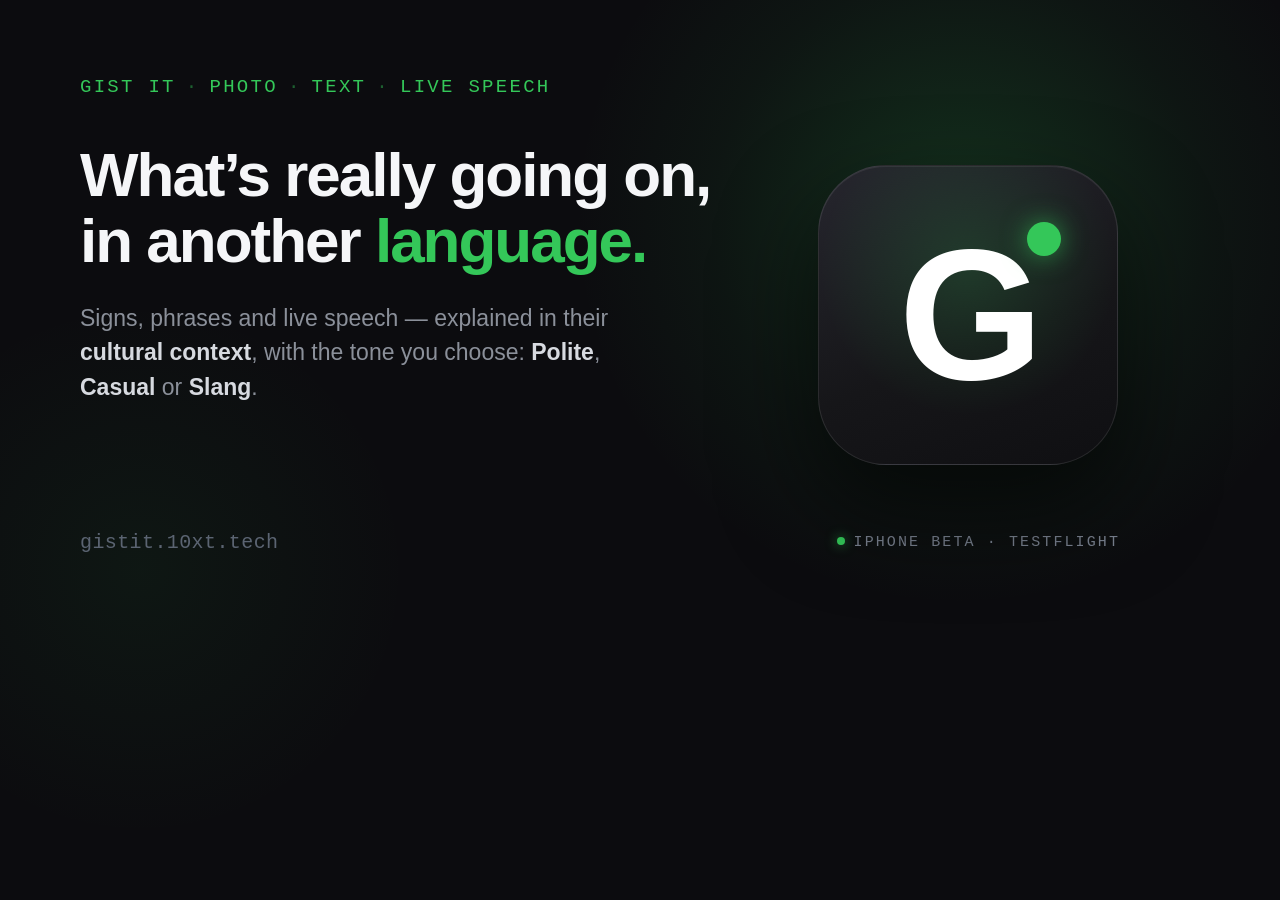
<file: docs/marketing/landing/og-image.html>
<!DOCTYPE html>
<html lang="en">
<head>
<meta charset="utf-8">
<style>
  /* Gist It — Open Graph preview · 1200×630 · dark card (matches the SAG / A-CDP share style) */
  :root { --green:#34c759; --green-dk:#28a147; }
  * { margin:0; padding:0; box-sizing:border-box; }
  html, body { width:1200px; height:630px; }
  body {
    font-family:-apple-system, BlinkMacSystemFont, "SF Pro Display", "Segoe UI", Roboto, Arial, sans-serif;
    background:#0c0c0f; color:#fff; position:relative; overflow:hidden;
  }
  .mono { font-family: ui-monospace, "SF Mono", "JetBrains Mono", Menlo, monospace; }
  .glow  { position:absolute; top:-170px; right:-150px; width:780px; height:780px; border-radius:50%;
           background:radial-gradient(circle, rgba(52,199,89,.20) 0%, rgba(52,199,89,.05) 45%, transparent 70%); }
  .glow2 { position:absolute; bottom:-210px; left:-130px; width:540px; height:540px; border-radius:50%;
           background:radial-gradient(circle, rgba(52,199,89,.06) 0%, transparent 70%); }
  .bar { position:absolute; left:0; right:0; bottom:0; height:6px;
         background:linear-gradient(90deg,#34c759 0%,#28a147 55%,rgba(40,161,71,0) 100%); }
  .wrap { position:relative; z-index:2; height:100%; padding:76px 80px; display:flex; flex-direction:column; }

  .eyebrow { font-size:19px; font-weight:500; letter-spacing:.12em; text-transform:uppercase; color:#34c759; }
  .eyebrow .dot { color:rgba(52,199,89,.45); margin:0 10px; }

  h1 { font-size:62px; line-height:1.07; font-weight:800; letter-spacing:-2px; margin-top:44px;
       max-width:660px; color:#F5F6F8; }
  h1 .hl { color:#34c759; }

  p.sub { margin-top:26px; font-size:23px; line-height:1.5; color:#8b909a; max-width:600px; font-weight:400; }
  p.sub b { color:#d7dae0; font-weight:600; }

  .foot { margin-top:auto; display:flex; align-items:center; justify-content:space-between; }
  .url  { font-size:20px; color:#5b6472; letter-spacing:.02em; }
  .tf   { font-size:15px; letter-spacing:.14em; text-transform:uppercase; color:#7a8290; }
  .tf i { display:inline-block; width:8px; height:8px; border-radius:50%; background:#34c759; margin-right:9px;
          vertical-align:1px; box-shadow:0 0 12px rgba(52,199,89,.7); }

  /* app-icon tile on the right (mirrors the SAG shield card / A-CDP logo card) */
  .icon { position:absolute; right:82px; top:50%; transform:translateY(-50%);
          width:300px; height:300px; border-radius:68px; z-index:3;
          background:linear-gradient(158deg,#26262e 0%,#161619 58%,#0f0f12 100%);
          border:1px solid rgba(255,255,255,.10);
          box-shadow:0 44px 96px rgba(0,0,0,.6), inset 0 1px 0 rgba(255,255,255,.07);
          display:flex; align-items:center; justify-content:center; }
  .icon::before { content:""; position:absolute; inset:0; border-radius:68px;
          background:radial-gradient(circle at 50% 34%, rgba(52,199,89,.18) 0%, transparent 60%); }
  .icon .g { position:relative; z-index:1; font-size:186px; font-weight:800; color:#fff;
             letter-spacing:-6px; line-height:1; }
  .icon .dot { position:absolute; top:56px; right:56px; width:34px; height:34px; border-radius:50%;
               background:#34c759; box-shadow:0 0 26px rgba(52,199,89,.65); z-index:2; }
</style>
</head>
<body>
  <div class="glow"></div>
  <div class="glow2"></div>
  <div class="wrap">
    <div class="eyebrow mono">GIST IT<span class="dot">&middot;</span>PHOTO<span class="dot">&middot;</span>TEXT<span class="dot">&middot;</span>LIVE SPEECH</div>
    <h1>What&rsquo;s really going on,<br>in another <span class="hl">language.</span></h1>
    <p class="sub">Signs, phrases and live speech &mdash; explained in their <b>cultural context</b>, with the tone you choose: <b>Polite</b>, <b>Casual</b> or <b>Slang</b>.</p>
    <div class="foot">
      <div class="url mono">gistit.10xt.tech</div>
      <div class="tf mono"><i></i>iPhone beta &middot; TestFlight</div>
    </div>
  </div>
  <div class="icon">
    <span class="dot"></span>
    <span class="g">G</span>
  </div>
</body>
</html>
</file>
